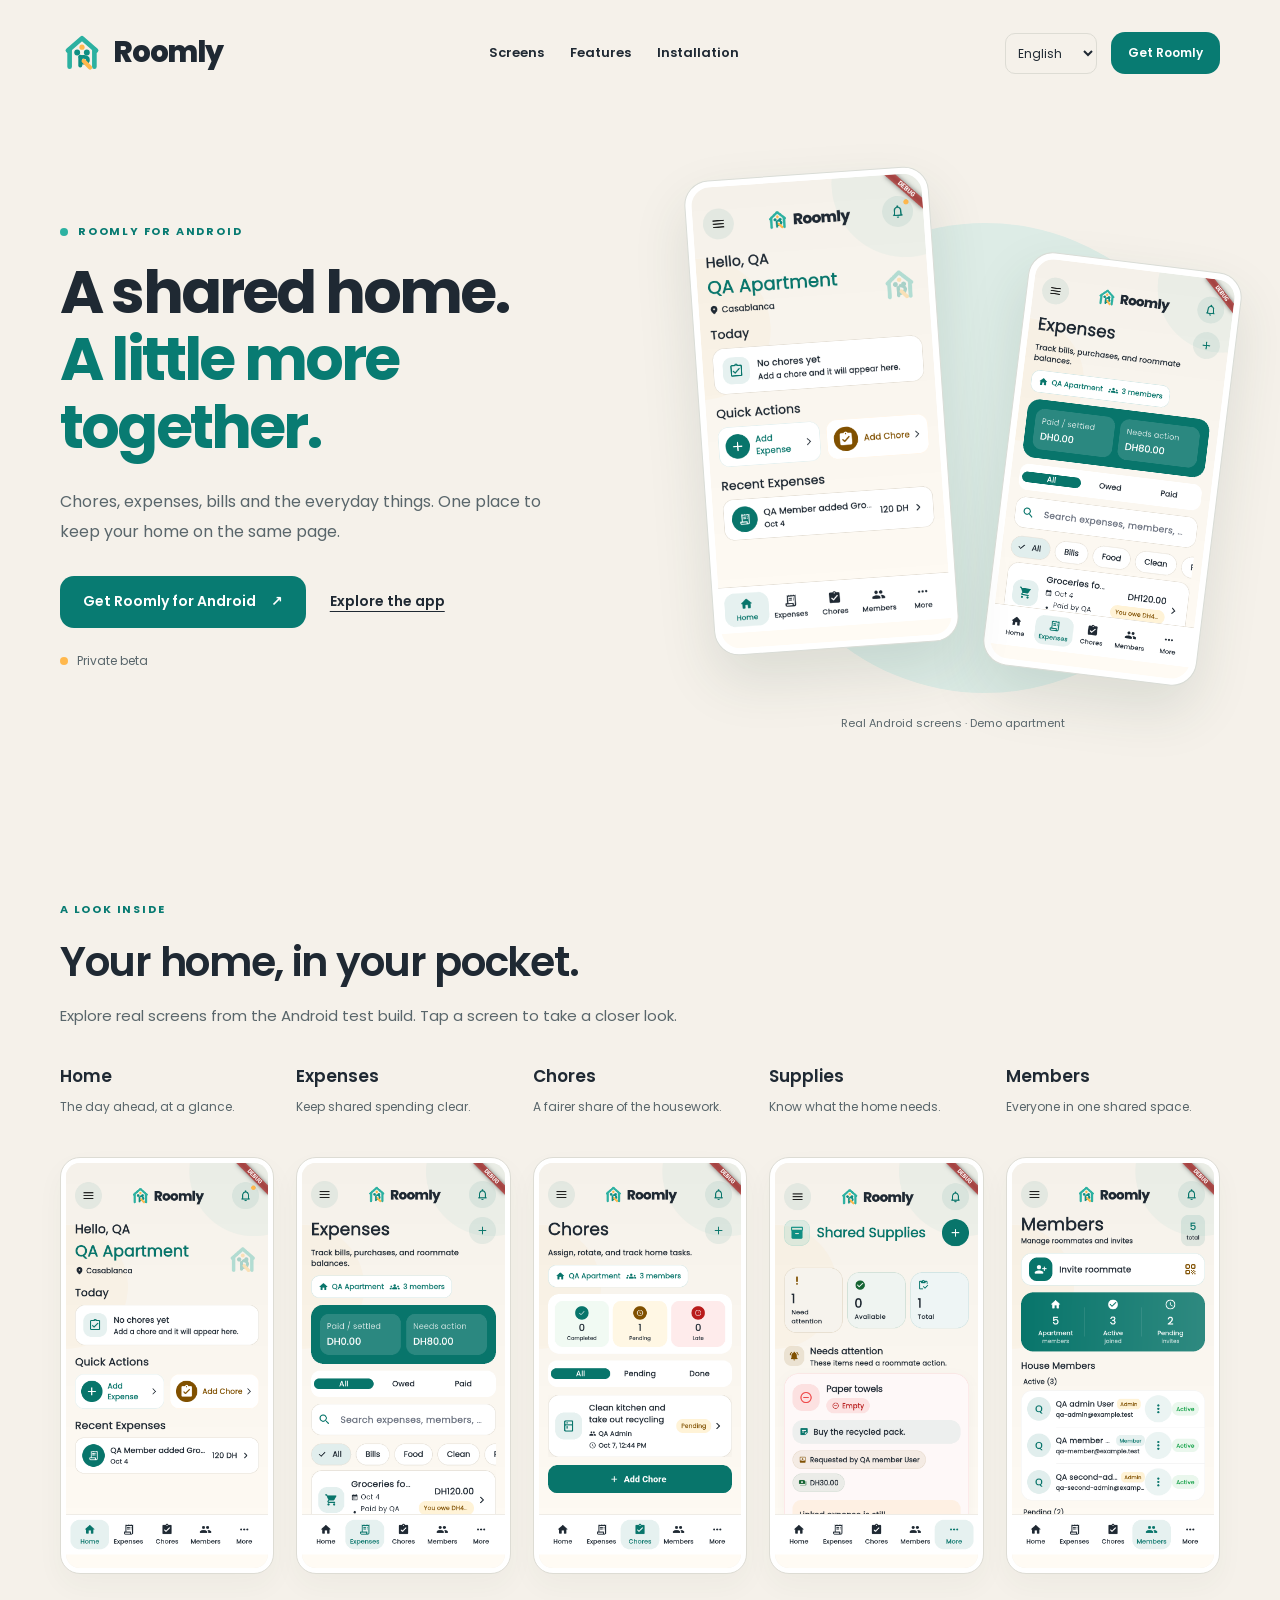
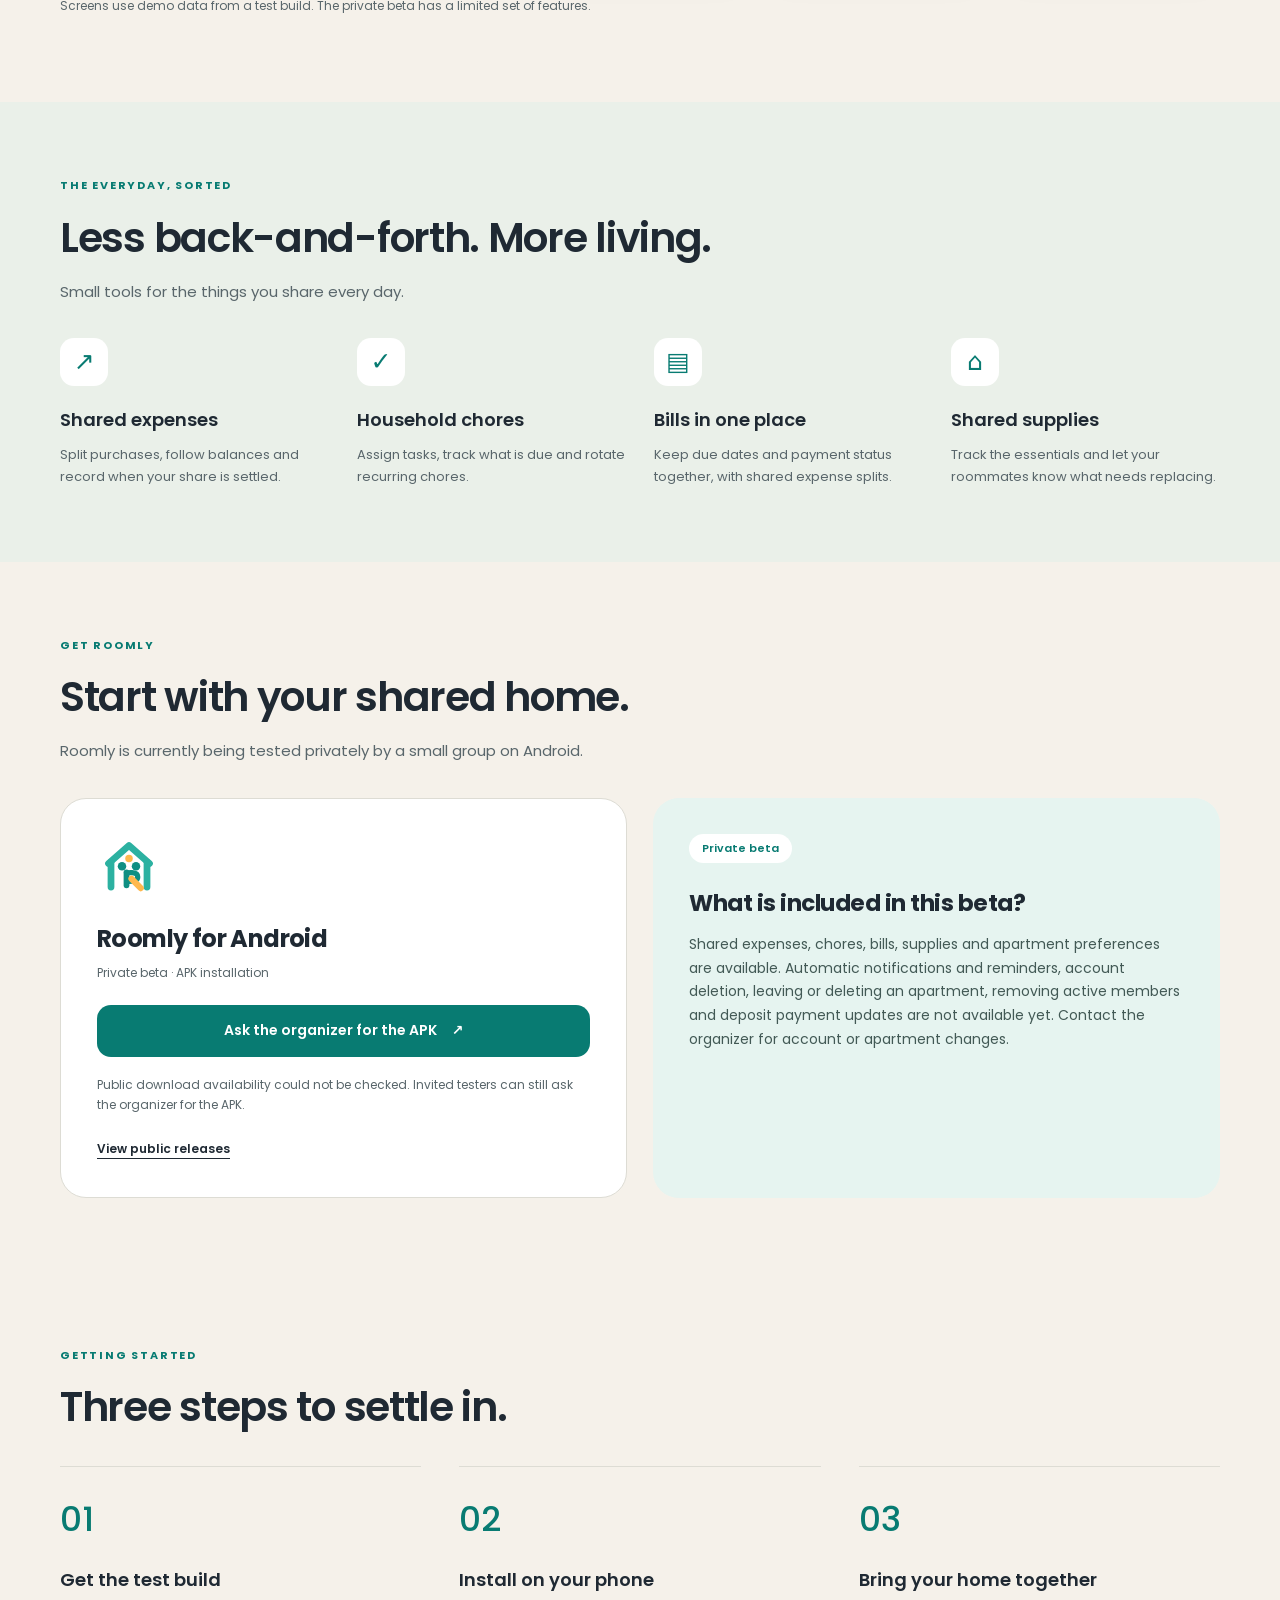
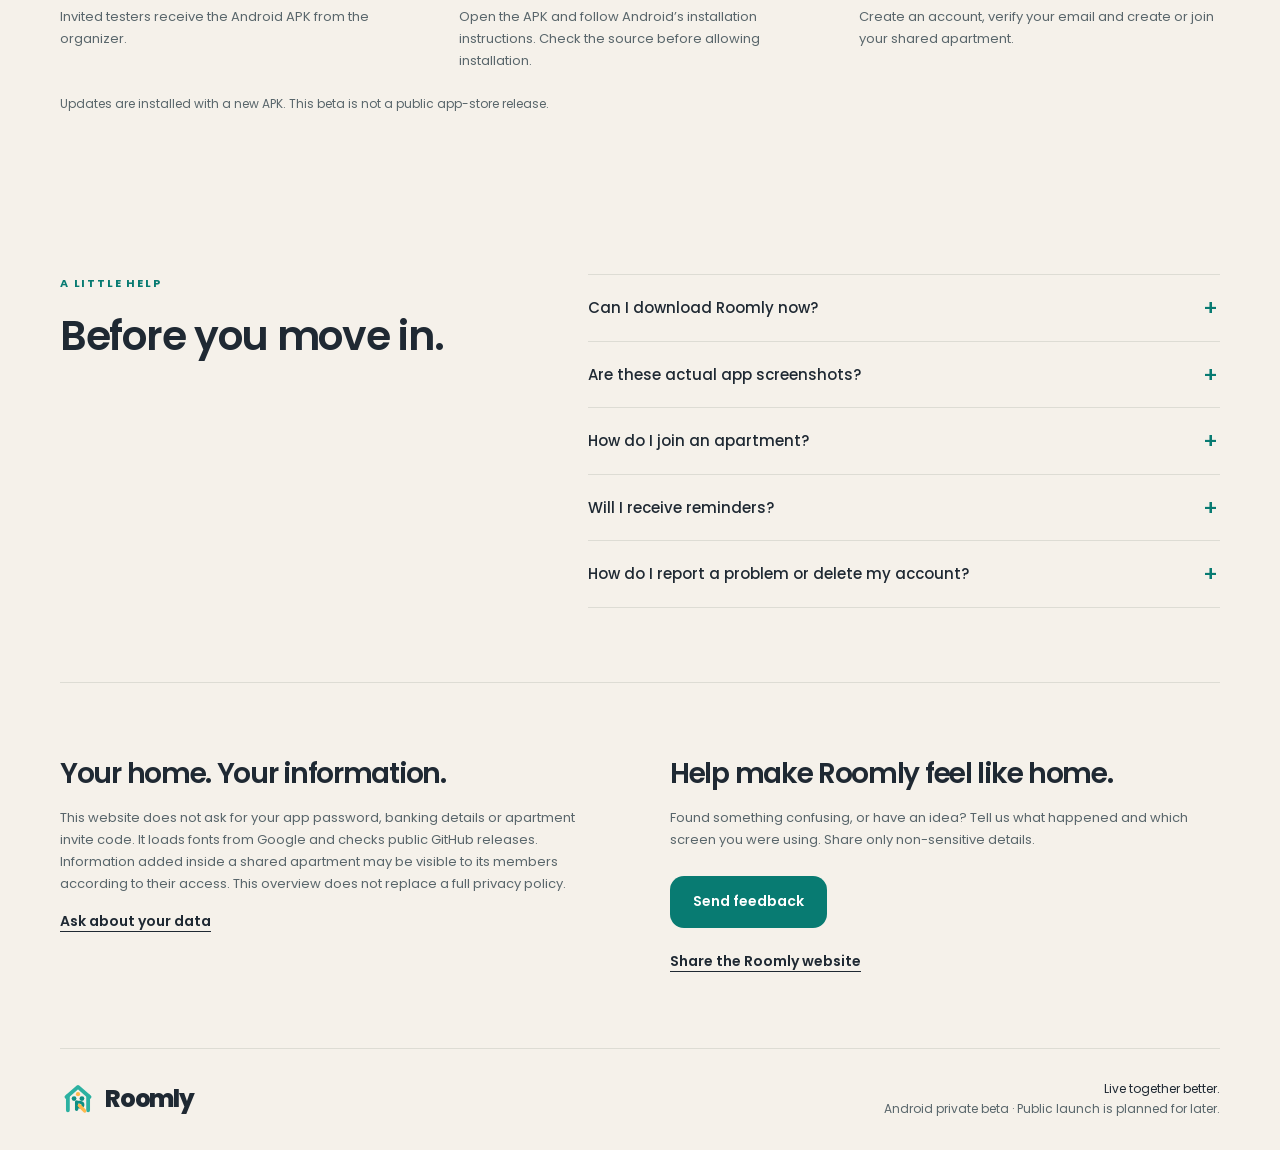
<file: index.html>
<!doctype html>
<html lang="en" dir="ltr"><head>
<meta charset="utf-8"><meta name="viewport" content="width=device-width,initial-scale=1">
<meta name="theme-color" content="#F5F1EA"><meta name="description" content="Roomly for Android. Organize shared expenses, chores, bills and household supplies. Explore real app screens and the private beta.">
<title>Roomly — Live together better.</title><link rel="canonical" href="https://abdallahkhayroun00-crypto.github.io/Roomly-download/">
<meta property="og:title" content="Roomly — Live together better."><meta property="og:type" content="website"><meta property="og:description" content="A shared home. A little more together. Discover Roomly for Android."><meta property="og:url" content="https://abdallahkhayroun00-crypto.github.io/Roomly-download/"><meta property="og:image" content="https://abdallahkhayroun00-crypto.github.io/Roomly-download/assets/roomly-share-card.png"><meta name="twitter:card" content="summary_large_image">
<link rel="icon" href="./assets/roomly-mark.svg" type="image/svg+xml"><link rel="preconnect" href="https://fonts.googleapis.com"><link rel="preconnect" href="https://fonts.gstatic.com" crossorigin><link href="https://fonts.googleapis.com/css2?family=Poppins:wght@400;500;600;700;800&display=swap" rel="stylesheet"><link rel="stylesheet" href="./site.css?v=20261004-2">
<script defer src="./site.js"></script></head><body>
<a class="skip" href="#main" data-i18n="skip">Skip to content</a>
<header class="shell header"><a class="brand" href="./" aria-label="Roomly home"><img src="./assets/roomly-mark.svg" width="44" height="44" alt=""><span>Roomly</span></a><nav aria-label="Main navigation"><a href="#screens" data-i18n="navScreens">Screens</a><a href="#features" data-i18n="navFeatures">Features</a><a href="#how-it-works" data-i18n="navInstall">Installation</a></nav><div class="header-actions"><label for="language" class="sr-only" data-i18n="language">Website language</label><select id="language"><option value="en">English</option><option value="fr">Français</option><option value="tr">Türkçe</option><option value="de">Deutsch</option><option value="ar">العربية</option></select><a class="button small" href="#download" data-i18n="navGet">Get Roomly</a></div></header>
<main id="main">
<section class="shell hero" aria-labelledby="hero-title"><div class="hero-copy"><p class="eyebrow"><span class="dot"></span><span data-i18n="eyebrow">ROOMLY FOR ANDROID</span></p><h1 id="hero-title"><span data-i18n="hero1">A shared home.</span><span class="accent" data-i18n="hero2">A little more together.</span></h1><p class="lead" data-i18n="lead">Chores, expenses, bills and the everyday things. One place to keep your home on the same page.</p><div class="actions"><a class="button" href="#download"><span data-i18n="cta">Get Roomly for Android</span><span aria-hidden="true">↗</span></a><a class="text-link" href="#screens" data-i18n="see">Explore the app</a></div><p class="beta-label"><span class="dot"></span><span data-i18n="badge">Private beta</span></p></div><div class="hero-visual"><div class="halo" aria-hidden="true"></div><div class="phone secondary"><img src="./assets/screenshots/expenses.png" alt="Roomly Expenses screen with demo balances" width="720" height="1440"></div><div class="phone primary"><img src="./assets/screenshots/home.png" alt="Roomly Home screen in a demo apartment" width="720" height="1440" fetchpriority="high"></div><p class="visual-note" data-i18n="heroNote">Real Android screens · Demo apartment</p></div></section>
<section class="shell section" id="screens" aria-labelledby="screens-title"><div class="section-heading"><p class="eyebrow" data-i18n="screensK">A LOOK INSIDE</p><h2 id="screens-title" data-i18n="screensH">Your home, in your pocket.</h2><p data-i18n="screensP">Explore real screens from the Android test build. Tap a screen to take a closer look.</p></div><div class="screen-grid"><article class="screen-card"><h3 data-i18n="home">Home</h3><p data-i18n="homeP">The day ahead, at a glance.</p><a class="screen-open" href="./assets/screenshots/home.png" data-screen="home" aria-label="View Home screenshot"><img src="./assets/screenshots/home.png" alt="Roomly Home screen with demo data" width="720" height="1440" loading="lazy"></a></article><article class="screen-card"><h3 data-i18n="expenses">Expenses</h3><p data-i18n="expensesP">Keep shared spending clear.</p><a class="screen-open" href="./assets/screenshots/expenses.png" data-screen="expenses" aria-label="View Expenses screenshot"><img src="./assets/screenshots/expenses.png" alt="Roomly Expenses screen with demo data" width="720" height="1440" loading="lazy"></a></article><article class="screen-card"><h3 data-i18n="chores">Chores</h3><p data-i18n="choresP">A fairer share of the housework.</p><a class="screen-open" href="./assets/screenshots/chores.png" data-screen="chores" aria-label="View Chores screenshot"><img src="./assets/screenshots/chores.png" alt="Roomly Chores screen with demo data" width="720" height="1440" loading="lazy"></a></article><article class="screen-card"><h3 data-i18n="supplies">Supplies</h3><p data-i18n="suppliesP">Know what the home needs.</p><a class="screen-open" href="./assets/screenshots/supplies.png" data-screen="supplies" aria-label="View Supplies screenshot"><img src="./assets/screenshots/supplies.png" alt="Roomly Supplies screen with demo data" width="720" height="1440" loading="lazy"></a></article><article class="screen-card"><h3 data-i18n="members">Members</h3><p data-i18n="membersP">Everyone in one shared space.</p><a class="screen-open" href="./assets/screenshots/members.png" data-screen="members" aria-label="View Members screenshot"><img src="./assets/screenshots/members.png" alt="Roomly Members screen with demo data" width="720" height="1440" loading="lazy"></a></article></div><p class="caption" data-i18n="screenNote">Screens use demo data from a test build. The private beta has a limited set of features.</p></section>
<section class="features-band" id="features" aria-labelledby="features-title"><div class="shell section"><div class="section-heading"><p class="eyebrow" data-i18n="featuresK">THE EVERYDAY, SORTED</p><h2 id="features-title" data-i18n="featuresH">Less back-and-forth. More living.</h2><p data-i18n="featuresP">Small tools for the things you share every day.</p></div><div class="feature-grid"><article><span class="feature-icon" aria-hidden="true">↗</span><h3 data-i18n="f1">Shared expenses</h3><p data-i18n="f1p">Split purchases, follow balances and record when your share is settled.</p></article><article><span class="feature-icon" aria-hidden="true">✓</span><h3 data-i18n="f2">Household chores</h3><p data-i18n="f2p">Assign tasks, track what is due and rotate recurring chores.</p></article><article><span class="feature-icon" aria-hidden="true">▤</span><h3 data-i18n="f3">Bills in one place</h3><p data-i18n="f3p">Keep due dates and payment status together, with shared expense splits.</p></article><article><span class="feature-icon" aria-hidden="true">⌂</span><h3 data-i18n="f4">Shared supplies</h3><p data-i18n="f4p">Track the essentials and let your roommates know what needs replacing.</p></article></div></div></section>
<section class="shell section" id="download" aria-labelledby="download-title"><div class="section-heading"><p class="eyebrow" data-i18n="downloadK">GET ROOMLY</p><h2 id="download-title" data-i18n="downloadH">Start with your shared home.</h2><p data-i18n="downloadP">Roomly is currently being tested privately by a small group on Android.</p></div><div class="download-grid"><article class="download-card"><img src="./assets/roomly-mark.svg" alt="" width="64" height="64"><h3 data-i18n="downloadTitle">Roomly for Android</h3><p class="caption" data-i18n="downloadSub">Private beta · APK installation</p><a class="button" id="apk-link" href="mailto:contact.abdallahkhayroun@gmail.com?subject=Roomly%20private%20beta%20APK"><span id="apk-label" data-i18n="request">Ask the organizer for the APK</span><span aria-hidden="true">↗</span></a><p id="release-status" role="status" aria-live="polite" data-i18n="privateStatus">The beta APK is shared directly with invited testers. A public APK has not been published here yet.</p><a class="text-link" href="https://github.com/abdallahkhayroun00-crypto/Roomly-download/releases" target="_blank" rel="noopener noreferrer" data-i18n="releaseLink">View public releases</a></article><aside class="beta-card"><span class="pill" data-i18n="badge">Private beta</span><h3 data-i18n="betaH">What is included in this beta?</h3><p data-i18n="betaP">Shared expenses, chores, bills, supplies and apartment preferences are available. Automatic notifications and reminders, account deletion, leaving or deleting an apartment, removing active members and deposit payment updates are not available yet. Contact the organizer for account or apartment changes.</p></aside></div></section>
<section class="shell section" id="how-it-works" aria-labelledby="install-title"><div class="section-heading"><p class="eyebrow" data-i18n="installK">GETTING STARTED</p><h2 id="install-title" data-i18n="installH">Three steps to settle in.</h2></div><ol class="steps"><li><span class="step-number" aria-hidden="true">01</span><h3 data-i18n="s1">Get the test build</h3><p data-i18n="s1p">Invited testers receive the Android APK from the organizer.</p></li><li><span class="step-number" aria-hidden="true">02</span><h3 data-i18n="s2">Install on your phone</h3><p data-i18n="s2p">Open the APK and follow Android’s installation instructions. Check the source before allowing installation.</p></li><li><span class="step-number" aria-hidden="true">03</span><h3 data-i18n="s3">Bring your home together</h3><p data-i18n="s3p">Create an account, verify your email and create or join your shared apartment.</p></li></ol><p class="caption" data-i18n="installFoot">Updates are installed with a new APK. This beta is not a public app-store release.</p></section>
<section class="shell section faq" id="help" aria-labelledby="faq-title"><div class="section-heading"><p class="eyebrow" data-i18n="faqK">A LITTLE HELP</p><h2 id="faq-title" data-i18n="faqH">Before you move in.</h2></div><div><details><summary data-i18n="q1">Can I download Roomly now?</summary><p data-i18n="a1">The Android private beta is ready for invited testers. Ask the organizer for the APK. Public releases, when published, will appear in the download section.</p></details><details><summary data-i18n="q2">Are these actual app screenshots?</summary><p data-i18n="a2">Yes. These are screenshots captured from an Android test build using a demo apartment, not illustrations. The interface shown is in English; the selector on this website changes the website language.</p></details><details><summary data-i18n="q3">How do I join an apartment?</summary><p data-i18n="a3">Create an account and verify your email. Your apartment admin can then invite you. Keep apartment invite codes private.</p></details><details><summary data-i18n="q4">Will I receive reminders?</summary><p data-i18n="a4">Automatic notifications and scheduled reminders are not available in this private beta.</p></details><details><summary data-i18n="q5">How do I report a problem or delete my account?</summary><p data-i18n="a5">Contact the organizer below. Account and apartment changes need organizer assistance during the private beta. Do not send passwords or apartment invite codes.</p></details></div></section>
<section class="shell section bottom-grid"><article id="privacy"><h2 data-i18n="privacyH">Your home. Your information.</h2><p data-i18n="privacyP">This website does not ask for your app password, banking details or apartment invite code. It loads fonts from Google and checks public GitHub releases. Information added inside a shared apartment may be visible to its members according to their access. This overview does not replace a full privacy policy.</p><a class="text-link" href="mailto:contact.abdallahkhayroun@gmail.com?subject=Roomly%20privacy%20question" data-i18n="privacyLink">Ask about your data</a></article><article class="feedback" id="feedback"><h2 data-i18n="feedbackH">Help make Roomly feel like home.</h2><p data-i18n="feedbackP">Found something confusing, or have an idea? Tell us what happened and which screen you were using. Share only non-sensitive details.</p><a class="button" href="mailto:contact.abdallahkhayroun@gmail.com?subject=Roomly%20feedback" data-i18n="feedbackLink">Send feedback</a><a class="text-link share-link" href="./share.html" data-i18n="share">Share the Roomly website</a></article></section>
</main><footer class="shell footer"><a class="brand" href="./"><img src="./assets/roomly-mark.svg" width="36" height="36" alt=""><span>Roomly</span></a><div><p data-i18n="footer">Live together better.</p><p class="caption" data-i18n="footerNote">Android private beta · Public launch is planned for later.</p></div></footer>
<dialog id="screen-dialog"><form method="dialog"><button class="dialog-close" data-i18n="close">Close screenshot</button></form><h2 id="dialog-title"></h2><img id="dialog-image" alt="" width="720" height="1440"></dialog>
</body></html>
</file>
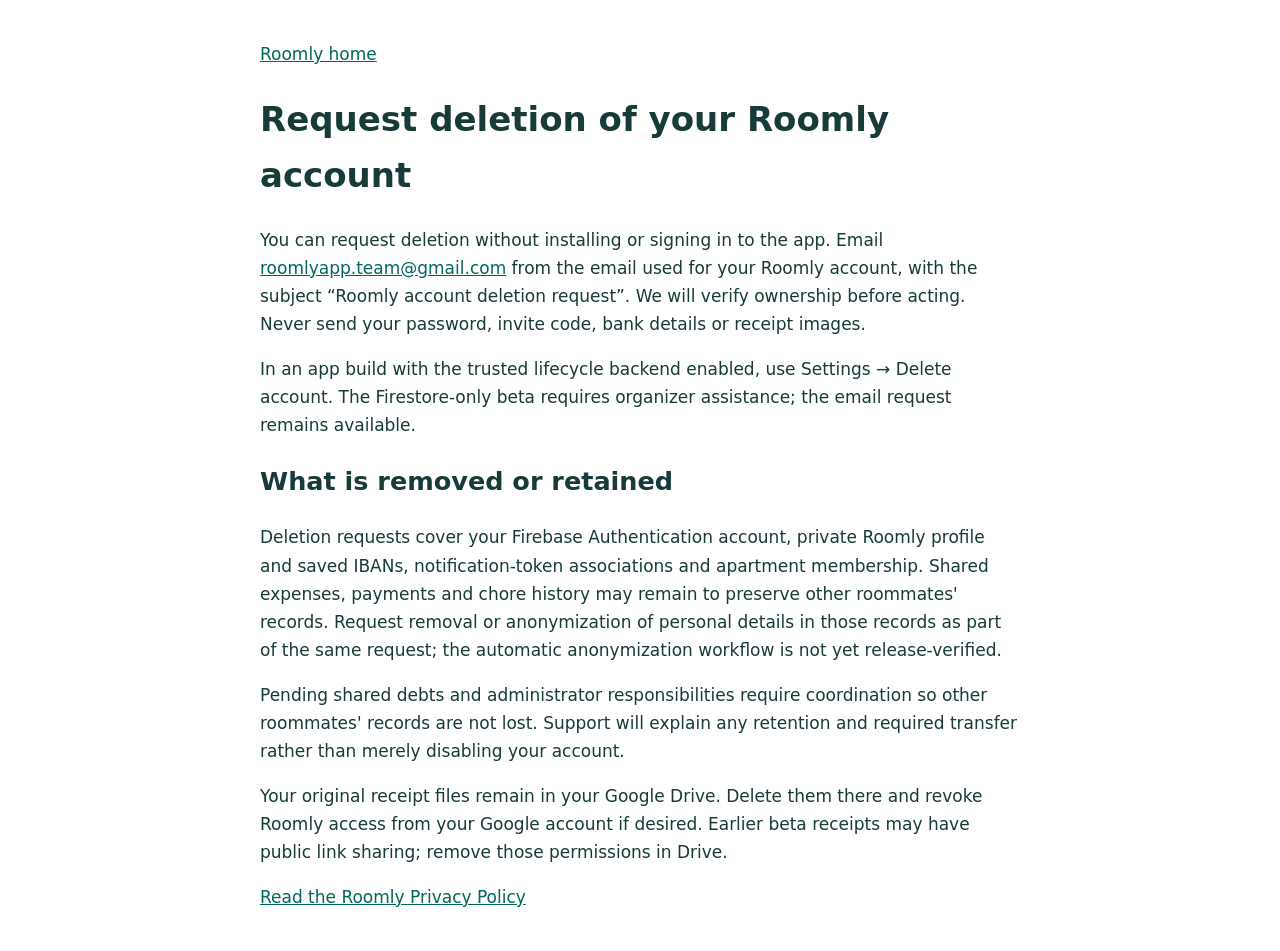
<file: delete-account.html>
<!doctype html>
<html lang="en"><head><meta charset="utf-8"><meta name="viewport" content="width=device-width,initial-scale=1"><title>Delete your Roomly account</title><style>body{max-width:760px;margin:40px auto;padding:0 20px;font:17px/1.65 system-ui;color:#173b39}a{color:#00675d}</style></head><body>
<a href="./">Roomly home</a><h1>Request deletion of your Roomly account</h1>
<p>You can request deletion without installing or signing in to the app. Email <a href="mailto:roomlyapp.team@gmail.com?subject=Roomly%20account%20deletion%20request">roomlyapp.team@gmail.com</a> from the email used for your Roomly account, with the subject “Roomly account deletion request”. We will verify ownership before acting. Never send your password, invite code, bank details or receipt images.</p>
<p>In an app build with the trusted lifecycle backend enabled, use Settings → Delete account. The Firestore-only beta requires organizer assistance; the email request remains available.</p>
<h2>What is removed or retained</h2><p>Deletion requests cover your Firebase Authentication account, private Roomly profile and saved IBANs, notification-token associations and apartment membership. Shared expenses, payments and chore history may remain to preserve other roommates' records. Request removal or anonymization of personal details in those records as part of the same request; the automatic anonymization workflow is not yet release-verified.</p>
<p>Pending shared debts and administrator responsibilities require coordination so other roommates' records are not lost. Support will explain any retention and required transfer rather than merely disabling your account.</p>
<p>Your original receipt files remain in your Google Drive. Delete them there and revoke Roomly access from your Google account if desired. Earlier beta receipts may have public link sharing; remove those permissions in Drive.</p>
<p><a href="./privacy.html">Read the Roomly Privacy Policy</a></p></body></html>
</file>
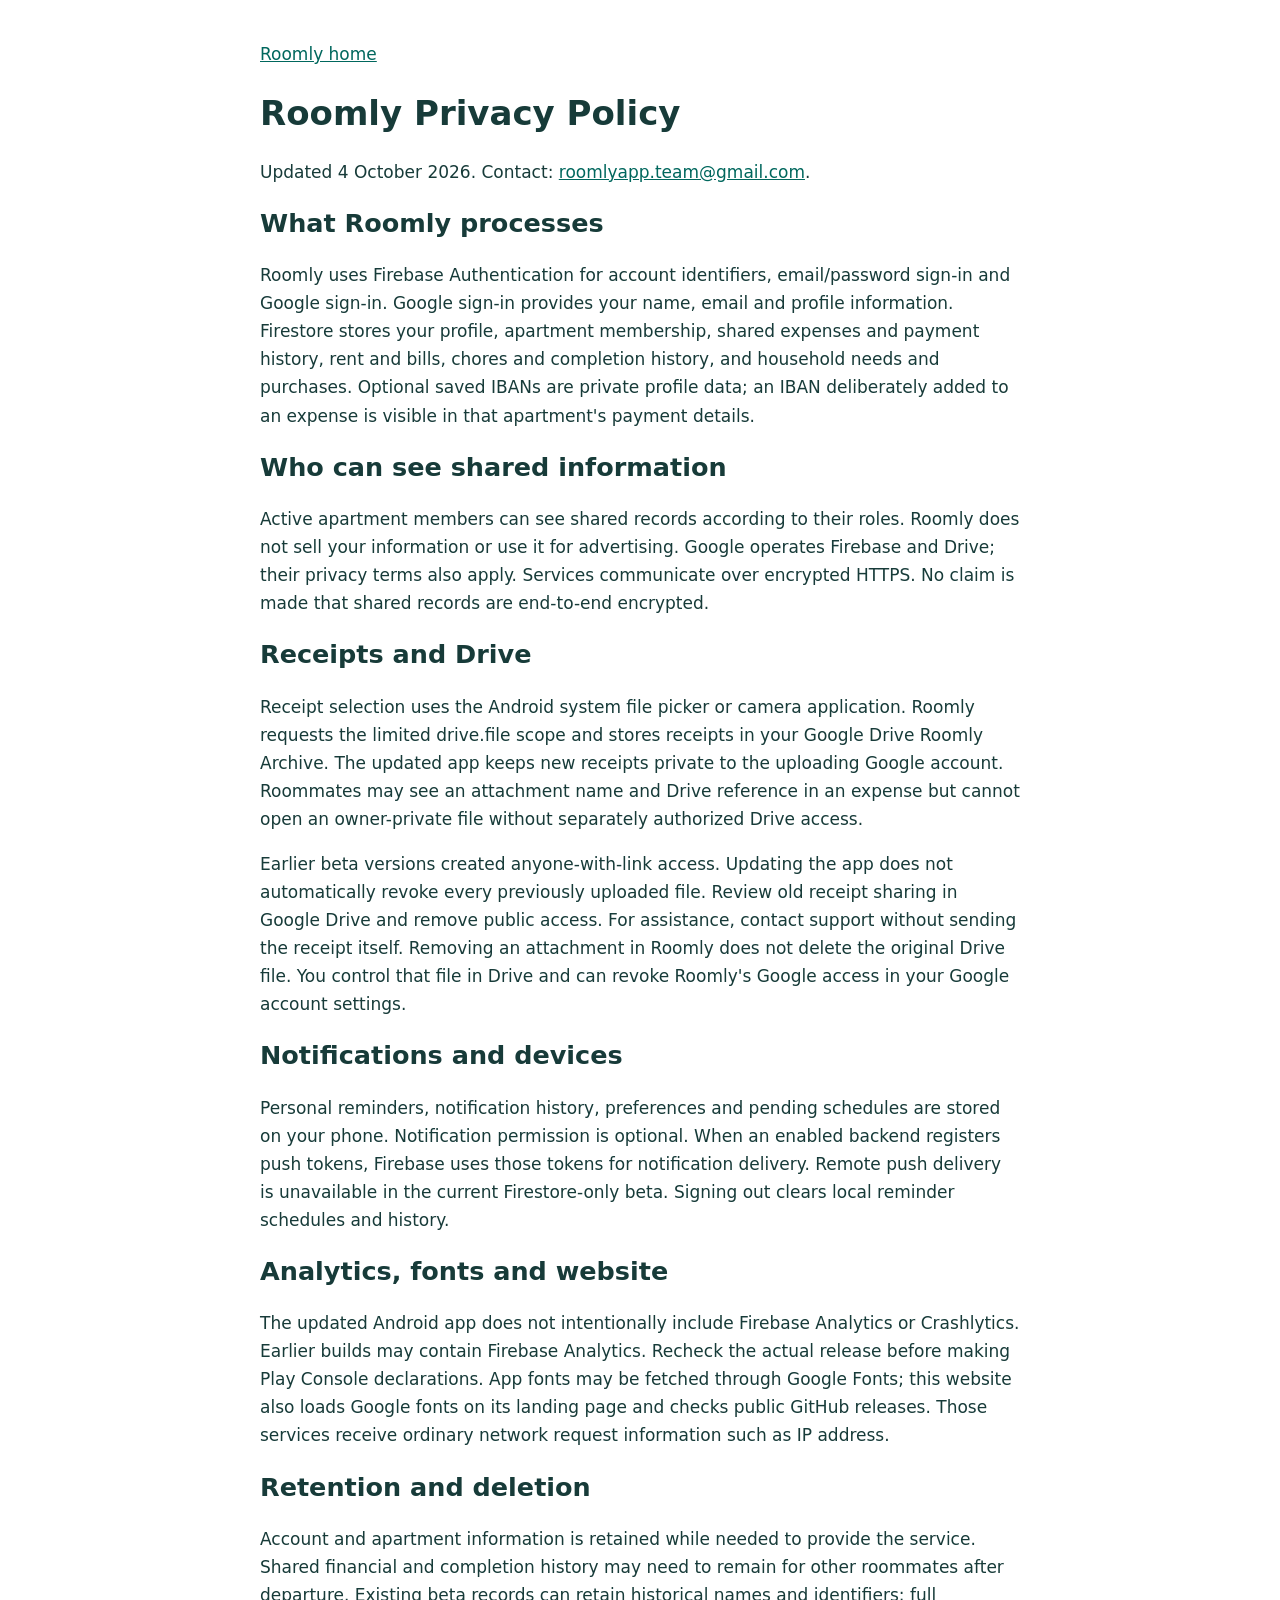
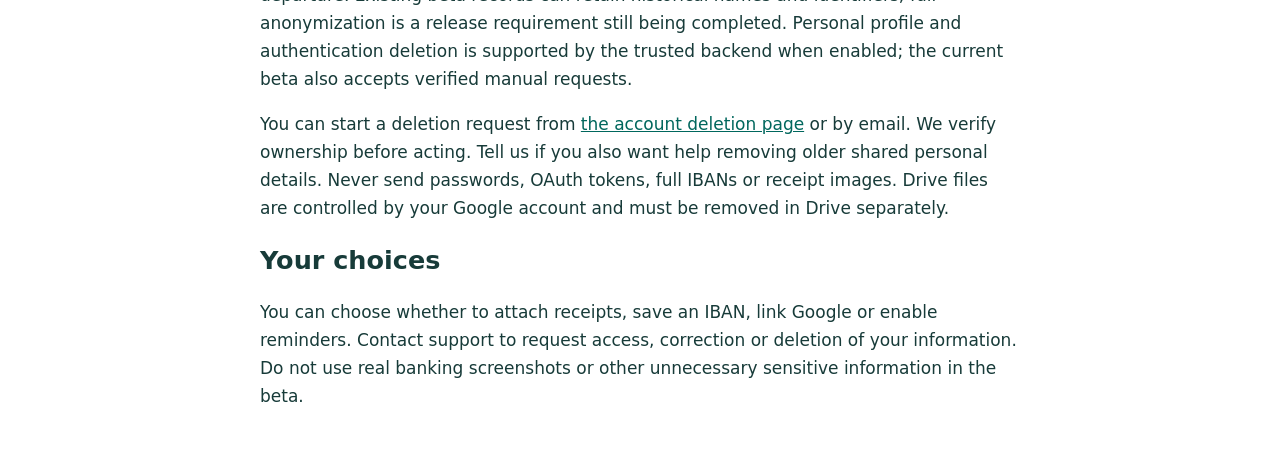
<file: privacy.html>
<!doctype html>
<html lang="en"><head><meta charset="utf-8"><meta name="viewport" content="width=device-width,initial-scale=1"><title>Roomly Privacy Policy</title><style>body{max-width:760px;margin:40px auto;padding:0 20px;font:17px/1.65 system-ui;color:#173b39}a{color:#00675d}h1,h2{line-height:1.3}</style></head>
<body><a href="./">Roomly home</a><h1>Roomly Privacy Policy</h1><p>Updated 4 October 2026. Contact: <a href="mailto:roomlyapp.team@gmail.com">roomlyapp.team@gmail.com</a>.</p>
<h2>What Roomly processes</h2><p>Roomly uses Firebase Authentication for account identifiers, email/password sign-in and Google sign-in. Google sign-in provides your name, email and profile information. Firestore stores your profile, apartment membership, shared expenses and payment history, rent and bills, chores and completion history, and household needs and purchases. Optional saved IBANs are private profile data; an IBAN deliberately added to an expense is visible in that apartment's payment details.</p>
<h2>Who can see shared information</h2><p>Active apartment members can see shared records according to their roles. Roomly does not sell your information or use it for advertising. Google operates Firebase and Drive; their privacy terms also apply. Services communicate over encrypted HTTPS. No claim is made that shared records are end-to-end encrypted.</p>
<h2>Receipts and Drive</h2><p>Receipt selection uses the Android system file picker or camera application. Roomly requests the limited drive.file scope and stores receipts in your Google Drive Roomly Archive. The updated app keeps new receipts private to the uploading Google account. Roommates may see an attachment name and Drive reference in an expense but cannot open an owner-private file without separately authorized Drive access.</p><p>Earlier beta versions created anyone-with-link access. Updating the app does not automatically revoke every previously uploaded file. Review old receipt sharing in Google Drive and remove public access. For assistance, contact support without sending the receipt itself. Removing an attachment in Roomly does not delete the original Drive file. You control that file in Drive and can revoke Roomly's Google access in your Google account settings.</p>
<h2>Notifications and devices</h2><p>Personal reminders, notification history, preferences and pending schedules are stored on your phone. Notification permission is optional. When an enabled backend registers push tokens, Firebase uses those tokens for notification delivery. Remote push delivery is unavailable in the current Firestore-only beta. Signing out clears local reminder schedules and history.</p>
<h2>Analytics, fonts and website</h2><p>The updated Android app does not intentionally include Firebase Analytics or Crashlytics. Earlier builds may contain Firebase Analytics. Recheck the actual release before making Play Console declarations. App fonts may be fetched through Google Fonts; this website also loads Google fonts on its landing page and checks public GitHub releases. Those services receive ordinary network request information such as IP address.</p>
<h2>Retention and deletion</h2><p>Account and apartment information is retained while needed to provide the service. Shared financial and completion history may need to remain for other roommates after departure. Existing beta records can retain historical names and identifiers; full anonymization is a release requirement still being completed. Personal profile and authentication deletion is supported by the trusted backend when enabled; the current beta also accepts verified manual requests.</p><p>You can start a deletion request from <a href="./delete-account.html">the account deletion page</a> or by email. We verify ownership before acting. Tell us if you also want help removing older shared personal details. Never send passwords, OAuth tokens, full IBANs or receipt images. Drive files are controlled by your Google account and must be removed in Drive separately.</p>
<h2>Your choices</h2><p>You can choose whether to attach receipts, save an IBAN, link Google or enable reminders. Contact support to request access, correction or deletion of your information. Do not use real banking screenshots or other unnecessary sensitive information in the beta.</p></body></html>
</file>
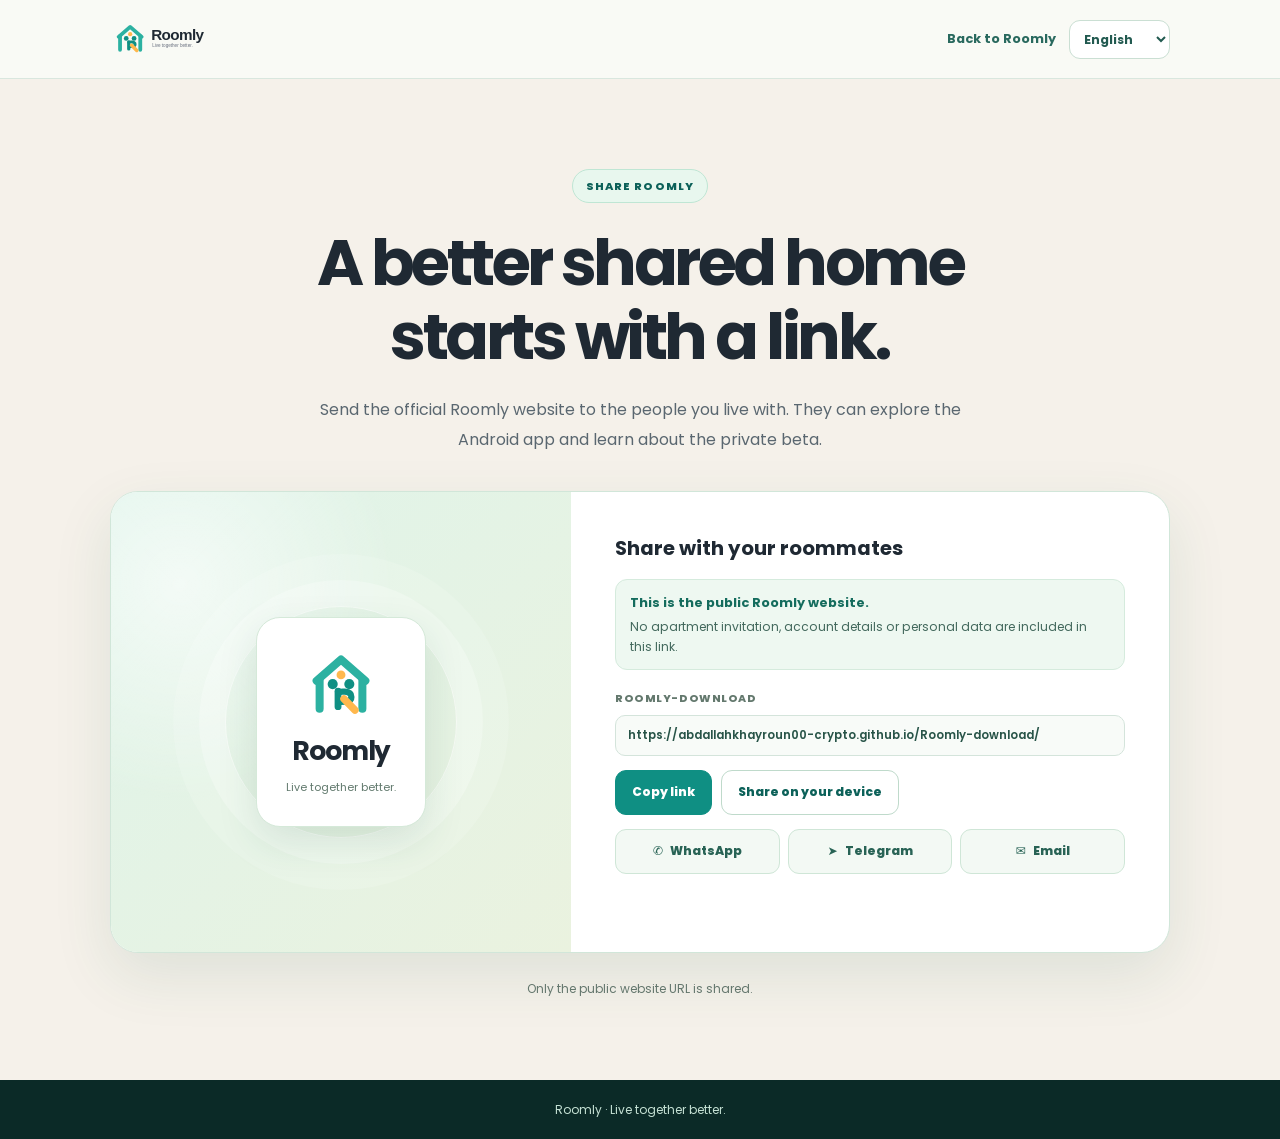
<file: share.html>
<!doctype html>
<html lang="en" dir="ltr">
<head>
<meta charset="utf-8">
<meta name="viewport" content="width=device-width, initial-scale=1">
<meta name="theme-color" content="#F5F1EA">
<meta name="description" content="Share Roomly — Live together better. Send the official download website to your roommates.">
<link rel="canonical" href="https://abdallahkhayroun00-crypto.github.io/Roomly-download/share.html">
<link rel="icon" type="image/svg+xml" href="./assets/roomly-mark.svg">
<meta property="og:type" content="website">
<meta property="og:site_name" content="Roomly">
<meta property="og:title" content="Roomly — Live together better.">
<meta property="og:description" content="Share the official Roomly website with your roommates. Organize shared living together.">
<meta property="og:url" content="https://abdallahkhayroun00-crypto.github.io/Roomly-download/">
<meta property="og:image" content="https://abdallahkhayroun00-crypto.github.io/Roomly-download/assets/roomly-share-card.png">
<meta property="og:image:type" content="image/png">
<meta property="og:image:width" content="800">
<meta property="og:image:height" content="420">
<meta property="og:image:alt" content="Roomly — Live together better. Official website.">
<meta name="twitter:image" content="https://abdallahkhayroun00-crypto.github.io/Roomly-download/assets/roomly-share-card.png">
<meta name="twitter:card" content="summary_large_image">
<meta name="twitter:title" content="Roomly — Live together better.">
<meta name="twitter:description" content="Share Roomly with your roommates.">
<meta name="color-scheme" content="light">
<link rel="preconnect" href="https://fonts.googleapis.com">
<link rel="preconnect" href="https://fonts.gstatic.com" crossorigin>
<link href="https://fonts.googleapis.com/css2?family=Poppins:wght@400;500;600;700;800&display=swap" rel="stylesheet">
<title>Share Roomly — Live together better.</title>
<style>
:root{--ivory:#F5F1EA;--ink:#1F2933;--deep:#0F8F83;--dark:#0C6159;--muted:#5A6770}
*{box-sizing:border-box}html{scroll-behavior:smooth}body{margin:0;font-family:Poppins,system-ui,-apple-system,"Segoe UI",Arial,sans-serif;background:var(--ivory);color:var(--ink);line-height:1.65}a{color:inherit}a:focus-visible,button:focus-visible,select:focus-visible,input:focus-visible{outline:3px solid #C18D1D;outline-offset:3px}.shell{width:min(100% - 40px,1060px);margin-inline:auto}.top{border-bottom:1px solid #D9E7DE;background:#F9FAF5}.bar{display:flex;align-items:center;justify-content:space-between;gap:15px;min-height:78px}.bar img{width:155px;height:auto;display:block}.top-actions{display:flex;align-items:center;gap:13px;flex-wrap:wrap}.top-actions a{color:#29695E;font-weight:700;font-size:.8rem;text-decoration:none}.top-actions a:hover{text-decoration:underline}.lang{border:1px solid #CADFD3;border-radius:11px;padding:9px 10px;background:#FFF;font:inherit;font-size:.77rem;font-weight:700;color:#225A50;max-width:130px;direction:ltr}
main{padding:clamp(45px,7vw,95px) 0 80px}.intro{max-width:780px;text-align:center;margin:0 auto 36px}.kicker{display:inline-flex;align-items:center;gap:7px;padding:7px 13px;border:1px solid #BFE6D4;background:#E8F7EE;border-radius:90px;color:var(--dark);font-size:.7rem;font-weight:800;letter-spacing:.09em}.intro h1{font-size:clamp(2.1rem,5vw,4.1rem);line-height:1.16;letter-spacing:-.055em;margin:23px 0 20px}.intro h1 em{font-style:normal;color:var(--deep)}.intro p{font-size:clamp(.87rem,1.5vw,1rem);color:var(--muted);line-height:1.9;margin:0 auto;max-width:680px}
.share-box{background:#FFF;border:1px solid #D1E6D9;border-radius:28px;box-shadow:0 22px 60px #1B5A411B;overflow:hidden;display:grid;grid-template-columns:.87fr 1.13fr}.art{padding:35px;min-height:345px;display:grid;place-items:center;background:radial-gradient(circle at 15% 20%,#FFFFFF9A 0,transparent 40%),linear-gradient(135deg,#DFF4EA,#EAF2DF);position:relative}.art::before{content:"";position:absolute;width:230px;height:230px;border:1px solid #FFFFFFA0;border-radius:50%;box-shadow:0 0 0 26px #FFFFFF3D,0 0 0 52px #FFFFFF20}.art-card{position:relative;text-align:center;padding:29px;border:1px solid #D5E9D9;border-radius:24px;background:#FFF;box-shadow:0 15px 39px #21564220;display:grid;justify-items:center;gap:6px}.art-card img{width:76px;height:76px}.art-card strong{font-size:1.65rem;letter-spacing:-.04em}.art-card span{font-size:.68rem;color:#627A6E}.content{padding:clamp(23px,4vw,44px);min-width:0}.content h2{font-size:1.24rem;margin:0 0 17px;line-height:1.3}.public-note{display:grid;gap:4px;background:#EEF8F1;border:1px solid #D5EBDD;border-radius:12px;padding:12px 14px;font-size:.76rem;color:#43695D;margin-bottom:20px}.public-note strong{font-size:.8rem;color:#146C5D}.link-label{display:block;color:#64796E;font-size:.67rem;font-weight:800;letter-spacing:.05em;margin-bottom:7px}.link-field{width:100%;border:1px solid #D4E4DB;background:#F8FBF8;color:#285448;font-family:inherit;font-size:.73rem;font-weight:600;border-radius:10px;padding:11px 12px;direction:ltr;text-align:left}.action-row{display:flex;gap:9px;flex-wrap:wrap;margin:14px 0}.primary,.secondary,.social{display:inline-flex;align-items:center;justify-content:center;gap:7px;text-decoration:none;min-height:45px;border-radius:11px;padding:11px 16px;font:inherit;font-size:.76rem;font-weight:750;cursor:pointer}.primary{background:var(--deep);border:1px solid var(--deep);color:#FFF}.primary:hover{background:var(--dark)}.secondary{background:#FFF;border:1px solid #BFDACB;color:var(--dark)}.secondary:hover{background:#EFF9F2}.socials{display:grid;grid-template-columns:repeat(3,minmax(0,1fr));gap:8px}.social{background:#F3F9F4;border:1px solid #CFE6D7;color:#286355;min-width:0}.social:hover{background:#DFF4E8}.message{min-height:24px;color:#0E7363;font-size:.74rem;line-height:1.6;margin:10px 0 0}.disclaimer{text-align:center;margin:25px auto 0;font-size:.75rem;color:#64776D;line-height:1.8}footer{padding:20px 0;background:#0B2A27;color:#C4E0D3;text-align:center;font-size:.75rem}html[dir="rtl"] body,html[dir="rtl"] .bar,html[dir="rtl"] .top-actions,html[dir="rtl"] .share-box,html[dir="rtl"] .content,html[dir="rtl"] .action-row,html[dir="rtl"] .socials{text-align:right;direction:rtl}html[dir="rtl"] .intro,html[dir="rtl"] .art-card,html[dir="rtl"] .disclaimer{text-align:center}html[dir="rtl"] .lang{direction:ltr}html[dir="rtl"] .intro h1{letter-spacing:0}@media(max-width:780px){.share-box{grid-template-columns:1fr}.art{min-height:205px;padding:24px}.art-card{padding:15px 25px}.art-card img{width:54px;height:54px}.art-card strong{font-size:1.28rem}}@media(max-width:420px){.shell{width:calc(100% - 26px)}.bar{min-height:70px}.bar img{width:118px}.top-actions{gap:7px}.top-actions a{font-size:.65rem}.lang{max-width:102px;font-size:.67rem;padding:8px 6px}.content{padding:19px}.action-row>*{flex:1 1 auto}.socials{grid-template-columns:1fr 1fr}.socials .social:last-child{grid-column:1/-1}}@media(prefers-reduced-motion:reduce){html{scroll-behavior:auto}*{transition:none!important}}
</style>
</head>
<body><header class="top"><nav class="shell bar" aria-label="Roomly"><a href="./" aria-label="Roomly home"><img src="./assets/roomly-logo-horizontal.svg" alt="Roomly — Live together better." width="155" height="39"></a><div class="top-actions"><a id="back" href="./" data-l10n="back">Back to Roomly</a><select class="lang" id="language" aria-label="Choose language"><option value="en">English</option><option value="ar">العربية</option><option value="fr">Français</option><option value="tr">Türkçe</option><option value="de">Deutsch</option></select></div></nav></header>
<main><div class="shell"><div class="intro"><span class="kicker" data-l10n="eyebrow">SHARE ROOMLY</span><h1 data-l10n="title">A better shared home starts with a link.</h1><p data-l10n="lead">Send the official Roomly website to the people you live with.</p></div><div class="share-box"><div class="art" aria-hidden="true"><div class="art-card"><img src="./assets/roomly-mark.svg" alt="" width="76" height="76"><strong>Roomly</strong><span>Live together better.</span></div></div><div class="content"><h2 data-l10n="share">Share with your roommates</h2><div class="public-note"><strong data-l10n="preview">This is the public Roomly website.</strong><span data-l10n="preview2">No apartment invitation, account details or personal data are included in this link.</span></div><label class="link-label" for="site-url">ROOMLY-DOWNLOAD</label><input id="site-url" class="link-field" readonly value="https://abdallahkhayroun00-crypto.github.io/Roomly-download/" type="text" aria-label="Official Roomly website link"><div class="action-row"><button class="primary" id="copy" type="button" data-l10n="copy">Copy link</button><button class="secondary" id="native" type="button" data-l10n="native">Share on your device</button></div><div class="socials"><a id="whatsapp" class="social" href="https://wa.me/" target="_blank" rel="noopener noreferrer"><span>✆</span><span data-l10n="wa">WhatsApp</span></a><a id="telegram" class="social" href="https://t.me/share/url" target="_blank" rel="noopener noreferrer"><span>➤</span><span data-l10n="tg">Telegram</span></a><a id="email" class="social" href="mailto:?subject=Roomly"><span>✉</span><span data-l10n="email">Email</span></a></div><p class="message" id="message" role="status" aria-live="polite"></p></div></div><p class="disclaimer" data-l10n="footer">Only the public website URL is shared.</p></div></main><footer>Roomly · Live together better.</footer>
<script>
(function(){"use strict";
var url="https://abdallahkhayroun00-crypto.github.io/Roomly-download/";
var locales={"en":{"back":"Back to Roomly","eyebrow":"SHARE ROOMLY","title":"A better shared home starts with a link.","lead":"Send the official Roomly website to the people you live with. They can explore the Android app and learn about the private beta.","share":"Share with your roommates","copy":"Copy link","native":"Share on your device","wa":"WhatsApp","tg":"Telegram","email":"Email","preview":"This is the public Roomly website.","preview2":"No apartment invitation, account details or personal data are included in this link.","copied":"Link copied!","failed":"Automatic copy is unavailable. Select the address above and copy it.","cancel":"Share cancelled.","unsupported":"Your browser does not support direct sharing. Choose an app below or copy the link.","footer":"Only the public website URL is shared.","message":"Discover Roomly — Live together better. Organize shared living together: "},"ar":{"back":"الرجوع للموقع","eyebrow":"شارك ROOMLY","title":"تنظيم الدار كيبدا برابط واحد.","lead":"صيفط الرابط الرسمي ديال Roomly لصحابك فالدار، باش يتعرفو على تطبيق أندرويد والتجربة الخاصة.","share":"شارك مع سكان الدار","copy":"نسخ الرابط","native":"شارك من جهازك","wa":"واتساب","tg":"تيليغرام","email":"الإيميل","preview":"هاد الرابط ديال موقع Roomly العمومي.","preview2":"ما فيه لا دعوة الشقة ولا معلومات الحساب ولا بيانات شخصية.","copied":"تنسخ الرابط!","failed":"النسخ التلقائي ما خدمش. اختار الرابط اللي فوق ونسخو.","cancel":"تلغات المشاركة.","unsupported":"المتصفح ما كيدعمش المشاركة المباشرة. اختار تطبيق من التحت أو نسخ الرابط.","footer":"كتشارك غير الرابط العمومي ديال الموقع.","message":"تعرّف على Roomly — Live together better. نظم السكن المشترك مع صحابك: "},"fr":{"back":"Retour à Roomly","eyebrow":"PARTAGER ROOMLY","title":"Une meilleure colocation commence par un lien.","lead":"Envoyez le site officiel de Roomly à vos colocataires. Ils pourront découvrir l’application Android et la bêta privée.","share":"Partagez avec vos colocataires","copy":"Copier le lien","native":"Partager depuis mon appareil","wa":"WhatsApp","tg":"Telegram","email":"E-mail","preview":"Il s’agit du site public de Roomly.","preview2":"Ce lien ne contient ni invitation à votre colocation, ni données de compte ou informations personnelles.","copied":"Lien copié !","failed":"La copie automatique n’est pas disponible. Sélectionnez l’adresse ci-dessus et copiez-la.","cancel":"Partage annulé.","unsupported":"Le partage direct n’est pas pris en charge. Choisissez une application ci-dessous ou copiez le lien.","footer":"Seule l’adresse publique du site est partagée.","message":"Découvrez Roomly — Live together better. Organisez votre colocation : "},"tr":{"back":"Roomly’ye dön","eyebrow":"ROOMLY’Yİ PAYLAŞ","title":"Daha düzenli bir ortak ev, tek bağlantıyla başlar.","lead":"Resmî Roomly sitesini ev arkadaşlarına gönder. Android uygulamasını keşfedebilir ve özel beta hakkında bilgi alabilirler.","share":"Ev arkadaşlarınla paylaş","copy":"Bağlantıyı kopyala","native":"Cihazından paylaş","wa":"WhatsApp","tg":"Telegram","email":"E-posta","preview":"Bu bağlantı herkese açık Roomly sitesine gider.","preview2":"Ev davet kodun, hesap bilgilerin veya kişisel verilerin bu bağlantıya eklenmez.","copied":"Bağlantı kopyalandı!","failed":"Otomatik kopyalama kullanılamıyor. Yukarıdaki adresi seçip kopyala.","cancel":"Paylaşım iptal edildi.","unsupported":"Tarayıcınız doğrudan paylaşımı desteklemiyor. Aşağıdan bir uygulama seçin veya bağlantıyı kopyalayın.","footer":"Yalnızca sitenin herkese açık bağlantısı paylaşılır.","message":"Roomly’yi keşfet — Live together better. Ortak evinizi birlikte düzenleyin: "},"de":{"back":"Zurück zu Roomly","eyebrow":"ROOMLY TEILEN","title":"Ein besseres WG-Leben beginnt mit einem Link.","lead":"Sende die offizielle Roomly-Website an deine Mitbewohner. Sie können die Android-App und die private Beta kennenlernen.","share":"Mit Mitbewohnern teilen","copy":"Link kopieren","native":"Über dieses Gerät teilen","wa":"WhatsApp","tg":"Telegram","email":"E-Mail","preview":"Dieser Link führt zur öffentlichen Roomly-Website.","preview2":"Er enthält weder eine WG-Einladung noch Kontodaten oder persönliche Informationen.","copied":"Link kopiert!","failed":"Automatisches Kopieren ist nicht verfügbar. Markiere die Adresse oben und kopiere sie.","cancel":"Teilen abgebrochen.","unsupported":"Dein Browser unterstützt das direkte Teilen nicht. Wähle unten eine App oder kopiere den Link.","footer":"Es wird nur die öffentliche Website-Adresse geteilt.","message":"Entdecke Roomly — Live together better. Organisiert euren WG-Alltag gemeinsam: "}};
var selector=document.getElementById("language"),message=document.getElementById("message"),field=document.getElementById("site-url");
var initial=new URLSearchParams(window.location.search).get("lang");
var lang=Object.prototype.hasOwnProperty.call(locales,initial)?initial:"en";
function render(){var t=locales[lang];document.documentElement.lang=lang;document.documentElement.dir=lang==="ar"?"rtl":"ltr";selector.value=lang;document.querySelectorAll("[data-l10n]").forEach(function(n){var key=n.getAttribute("data-l10n");if(t[key])n.textContent=t[key];});document.getElementById("back").href="./?lang="+encodeURIComponent(lang);var shareMsg=t.message+url;document.getElementById("whatsapp").href="https://wa.me/?text="+encodeURIComponent(shareMsg);document.getElementById("telegram").href="https://t.me/share/url?url="+encodeURIComponent(url)+"&text="+encodeURIComponent(t.message.trim());document.getElementById("email").href="mailto:?subject="+encodeURIComponent("Roomly — Live together better.")+"&body="+encodeURIComponent(shareMsg);message.textContent="";}
selector.addEventListener("change",function(){lang=selector.value;render();});
document.getElementById("copy").addEventListener("click",function(){if(navigator.clipboard&&typeof navigator.clipboard.writeText==="function"){navigator.clipboard.writeText(url).then(function(){message.textContent=locales[lang].copied;}).catch(function(){field.focus();field.select();message.textContent=locales[lang].failed;});}else{field.focus();field.select();message.textContent=locales[lang].failed;}});
document.getElementById("native").addEventListener("click",function(){if(typeof navigator.share==="function"){navigator.share({title:"Roomly — Live together better.",text:locales[lang].message,url:url}).catch(function(err){if(err&&err.name==="AbortError"){message.textContent=locales[lang].cancel;}else{message.textContent=locales[lang].unsupported;}});}else{message.textContent=locales[lang].unsupported;}});
render();
}());
</script>
</body>
</html>
</file>
<file: site.css>
:root{--teal:#2CB1A1;--deep:#087B72;--amber:#FFB84D;--ivory:#F5F1EA;--ink:#1F2933;--muted:#59666B;--mint:#E6F4F0;--line:#DDDCD4;--white:#fff;--radius:26px}
*,*::before,*::after{box-sizing:border-box}html{scroll-behavior:smooth;scroll-padding-top:24px}body{margin:0;background:var(--ivory);color:var(--ink);font-family:Poppins,system-ui,-apple-system,"Segoe UI",Arial,sans-serif;font-size:15px;line-height:1.7}img{max-width:100%;height:auto;display:block}a{color:inherit}button,select{font:inherit}a,button,select,summary{-webkit-tap-highlight-color:transparent}a:focus-visible,button:focus-visible,select:focus-visible,summary:focus-visible{outline:3px solid var(--deep);outline-offset:5px}button,a,summary{touch-action:manipulation}.shell{width:min(1160px,calc(100% - 64px));margin-inline:auto}.header{display:flex;align-items:center;justify-content:space-between;gap:24px;min-height:106px}.brand{display:flex;align-items:center;gap:9px;text-decoration:none;font-size:29px;letter-spacing:-1.2px;font-weight:800;flex-shrink:0}.header nav{display:flex;gap:26px}.header nav a{font-size:13px;font-weight:600;text-decoration:none}.header nav a:hover,.text-link:hover{color:var(--deep)}.header-actions{display:flex;align-items:center;gap:14px}select{padding:10px 8px;border:1px solid var(--line);border-radius:10px;background:transparent;max-width:125px;color:var(--ink);font-size:12px}.button{display:inline-flex;align-items:center;justify-content:center;gap:15px;min-height:52px;padding:13px 23px;background:var(--deep);color:#fff;border:0;border-radius:14px;text-decoration:none;font-size:14px;font-weight:600;transition:background .2s,transform .2s;text-align:center}.button:hover{background:#065E57;transform:translateY(-2px)}.button.small{min-height:42px;padding:10px 17px;font-size:12px}.text-link{font-weight:600;font-size:14px;text-underline-offset:5px}.hero{display:grid;grid-template-columns:1.12fr 1fr;gap:30px;align-items:center;padding-block:48px 74px;min-height:720px}.eyebrow{display:flex;gap:10px;align-items:center;font-size:11px;letter-spacing:1.8px;font-weight:700;color:var(--deep);margin:0 0 18px}.dot{display:inline-block;flex:none;width:8px;height:8px;border-radius:50%;background:var(--teal)}h1{font-size:clamp(40px,4.7vw,62px);letter-spacing:-2.8px;line-height:1.12;font-weight:700;margin:0 0 26px;max-width:650px}h1 span{display:block}.accent{color:var(--deep)}.lead{color:var(--muted);font-size:16px;max-width:500px;line-height:1.85;margin:0 0 30px}.actions{display:flex;gap:24px;align-items:center;flex-wrap:wrap}.beta-label{display:flex;gap:9px;align-items:center;color:var(--muted);font-size:12px;margin-top:23px}.beta-label .dot{background:var(--amber)}.hero-visual{position:relative;height:560px;isolation:isolate}.halo{position:absolute;width:470px;max-width:100%;aspect-ratio:1;border-radius:50%;background:#DDECE6;top:50px;inset-inline-end:0;z-index:-1}.phone{position:absolute;padding:6px;border:1px solid #D9DCD6;background:#fff;border-radius:25px;box-shadow:0 25px 55px #264A3B20;overflow:hidden}.phone img{border-radius:19px}.phone.primary{width:245px;inset-inline-start:12px;top:0;transform:rotate(-4deg)}.phone.secondary{width:215px;inset-inline-end:0;top:88px;transform:rotate(7deg)}[dir=rtl] .phone.primary{transform:rotate(4deg)}[dir=rtl] .phone.secondary{transform:rotate(-7deg)}.visual-note{position:absolute;bottom:0;width:100%;text-align:center;color:var(--muted);font-size:11px;margin:0}.section{padding-block:74px}.section-heading{max-width:720px;margin-bottom:34px}h2{font-size:clamp(28px,3.2vw,42px);line-height:1.22;letter-spacing:-1.3px;margin:0 0 16px;font-weight:600}.section-heading>p:last-child{color:var(--muted);max-width:660px;margin:0}.screen-grid{display:grid;grid-template-columns:repeat(5,minmax(0,1fr));gap:22px}.screen-card h3{font-size:17px;margin:0 0 6px;font-weight:600}.screen-card>p{font-size:12px;color:var(--muted);margin:0 0 18px;min-height:42px}.screen-open{display:block;padding:5px;background:#fff;border:1px solid var(--line);border-radius:20px;overflow:hidden;box-shadow:0 12px 28px #314B3D0A;transition:transform .2s}.screen-open:hover{transform:translateY(-5px)}.screen-open img{border-radius:14px;aspect-ratio:1/2;object-fit:contain;background:var(--ivory)}.caption{font-size:12px;color:var(--muted);margin-top:22px}.features-band{background:#EAF0E9}.feature-grid{display:grid;grid-template-columns:repeat(4,minmax(0,1fr));gap:28px}.feature-icon{display:flex;align-items:center;justify-content:center;width:48px;height:48px;border-radius:14px;background:#fff;color:var(--deep);font-size:25px;margin-bottom:21px}.feature-grid h3{font-size:18px;line-height:1.4;margin:0 0 11px;font-weight:600}.feature-grid p{font-size:13px;color:var(--muted);margin:0}.download-grid{display:grid;grid-template-columns:1fr 1fr;gap:26px;align-items:stretch}.download-card,.beta-card{border-radius:var(--radius);padding:36px}.download-card{background:#fff;border:1px solid var(--line)}.download-card h3{font-size:24px;margin:20px 0 0;letter-spacing:-.6px}.download-card .caption{margin:3px 0 22px}.download-card .button{width:100%}.download-card #release-status{font-size:12px;color:var(--muted);min-height:42px;margin:18px 0}.download-card .text-link{font-size:12px}.beta-card{background:var(--mint)}.pill{display:inline-block;background:#fff;border-radius:30px;padding:5px 13px;font-size:11px;color:var(--deep);font-weight:600}.beta-card h3{font-size:23px;line-height:1.4;letter-spacing:-.5px;margin:24px 0 14px}.beta-card p{color:#425955;font-size:14px;margin:0}.steps{list-style:none;display:grid;grid-template-columns:repeat(3,minmax(0,1fr));gap:38px;padding:0;margin:0}.steps li{border-top:1px solid var(--line);padding-top:24px}.step-number{font-size:34px;font-weight:500;color:var(--deep)}.steps h3{font-size:18px;margin:16px 0 10px;font-weight:600}.steps p{color:var(--muted);font-size:13px;margin:0}.faq{display:grid;grid-template-columns:.85fr 1.15fr;gap:60px}.faq details{border-bottom:1px solid var(--line)}.faq details:first-child{border-top:1px solid var(--line)}summary{padding:20px 30px 20px 0;cursor:pointer;font-weight:500;list-style:none;position:relative}summary::-webkit-details-marker{display:none}summary::after{content:'+';position:absolute;inset-inline-end:2px;color:var(--deep);font-size:22px;top:14px}details[open] summary::after{content:'−'}[dir=rtl] summary{padding:20px 0 20px 30px}.faq details p{font-size:13px;color:var(--muted);margin:0;padding-bottom:22px}.bottom-grid{display:grid;grid-template-columns:1fr 1fr;gap:60px;border-top:1px solid var(--line)}.bottom-grid h2{font-size:28px}.bottom-grid p{color:var(--muted);font-size:13px}.feedback .button{margin-top:12px}.share-link{display:block;margin-top:22px}.footer{display:flex;justify-content:space-between;align-items:center;border-top:1px solid var(--line);gap:30px;padding-block:30px}.footer .brand{font-size:24px}.footer p{margin:0;font-size:12px}.footer>div{text-align:end}.skip{position:absolute;top:-100px;z-index:10;background:var(--ink);color:#fff;padding:14px;border-radius:10px}.skip:focus{top:10px;inset-inline-start:10px}.sr-only{position:absolute;width:1px;height:1px;padding:0;margin:-1px;overflow:hidden;clip:rect(0,0,0,0);white-space:nowrap;border:0}dialog{border:0;border-radius:20px;padding:20px;background:var(--ivory);color:var(--ink);max-width:min(95vw,550px);max-height:95vh;box-shadow:0 20px 90px #0005}dialog::backdrop{background:#172D29BF}dialog form{text-align:end}.dialog-close{border:1px solid var(--line);background:#fff;padding:9px 15px;border-radius:10px;font-size:12px;cursor:pointer}dialog h2{font-size:20px;margin:14px 0;text-align:center}dialog img{max-height:72vh;width:auto;height:auto;margin-inline:auto;border:1px solid var(--line);border-radius:14px}[dir=rtl] h1,[dir=rtl] h2{letter-spacing:0}[dir=rtl] .eyebrow{letter-spacing:.4px}
@media(max-width:1000px){.shell{width:calc(100% - 48px)}.header nav{gap:16px}.header-actions{gap:8px}.header nav a{font-size:12px}.hero{gap:16px;min-height:630px}.hero-visual{height:500px}.phone.primary{width:218px;inset-inline-start:0}.phone.secondary{width:182px;top:82px}.halo{top:45px}h1{font-size:48px}.screen-grid{gap:14px}.feature-grid{gap:20px}.faq,.bottom-grid{gap:36px}.download-card,.beta-card{padding:28px}}
@media(max-width:760px){.header{min-height:90px;flex-wrap:wrap;gap:12px;padding-block:18px}.header nav{order:3;justify-content:center;width:100%;gap:24px}.header-actions .button{display:none}.brand{font-size:25px}.brand img{width:38px;height:38px}.hero{grid-template-columns:1fr;padding-block:40px 50px;min-height:0;gap:36px}.hero-copy{max-width:570px}h1{font-size:clamp(38px,8vw,55px);letter-spacing:-1.6px}.lead{font-size:15px}.hero-visual{width:min(460px,100%);height:520px;margin-inline:auto}.phone.primary{width:230px;inset-inline-start:10px}.phone.secondary{width:194px;inset-inline-end:10px}.section{padding-block:52px}.section-heading{margin-bottom:26px}.screen-grid{grid-template-columns:repeat(5,190px);gap:18px;overflow-x:auto;scroll-snap-type:x proximity;padding:8px 5px 24px;margin-inline:-5px;overscroll-behavior-x:contain}.screen-card{scroll-snap-align:start}.feature-grid{grid-template-columns:repeat(2,minmax(0,1fr));gap:32px 26px}.download-grid,.faq,.bottom-grid{grid-template-columns:1fr;gap:24px}.faq .section-heading{margin-bottom:0}.steps{gap:22px}.steps h3{font-size:16px}.steps p{font-size:12px}.footer{align-items:flex-start}.footer>div{max-width:230px}}
@media(max-width:440px){.shell{width:calc(100% - 36px)}.header nav{gap:20px}.header nav a{font-size:11px}.hero .actions{gap:18px}.hero .button{width:100%}.hero-visual{height:446px}.phone.primary{width:196px;inset-inline-start:0}.phone.secondary{width:162px;top:65px;inset-inline-end:0}.hero .eyebrow{font-size:10px}.halo{top:35px}.visual-note{font-size:10px}.feature-grid{gap:26px 20px}.feature-grid h3{font-size:16px}.download-card,.beta-card{padding:25px}.steps{grid-template-columns:1fr;gap:22px}.steps li{padding-top:16px}.step-number{font-size:28px}.steps h3{margin-top:6px}.steps p{font-size:13px}.footer{flex-direction:column;gap:16px}.footer>div{text-align:start;max-width:none}dialog{padding:14px}.screen-grid{grid-template-columns:repeat(5,180px)}}
@media(prefers-reduced-motion:reduce){html{scroll-behavior:auto}*{transition:none!important}.button:hover,.screen-open:hover{transform:none}}
</file>
